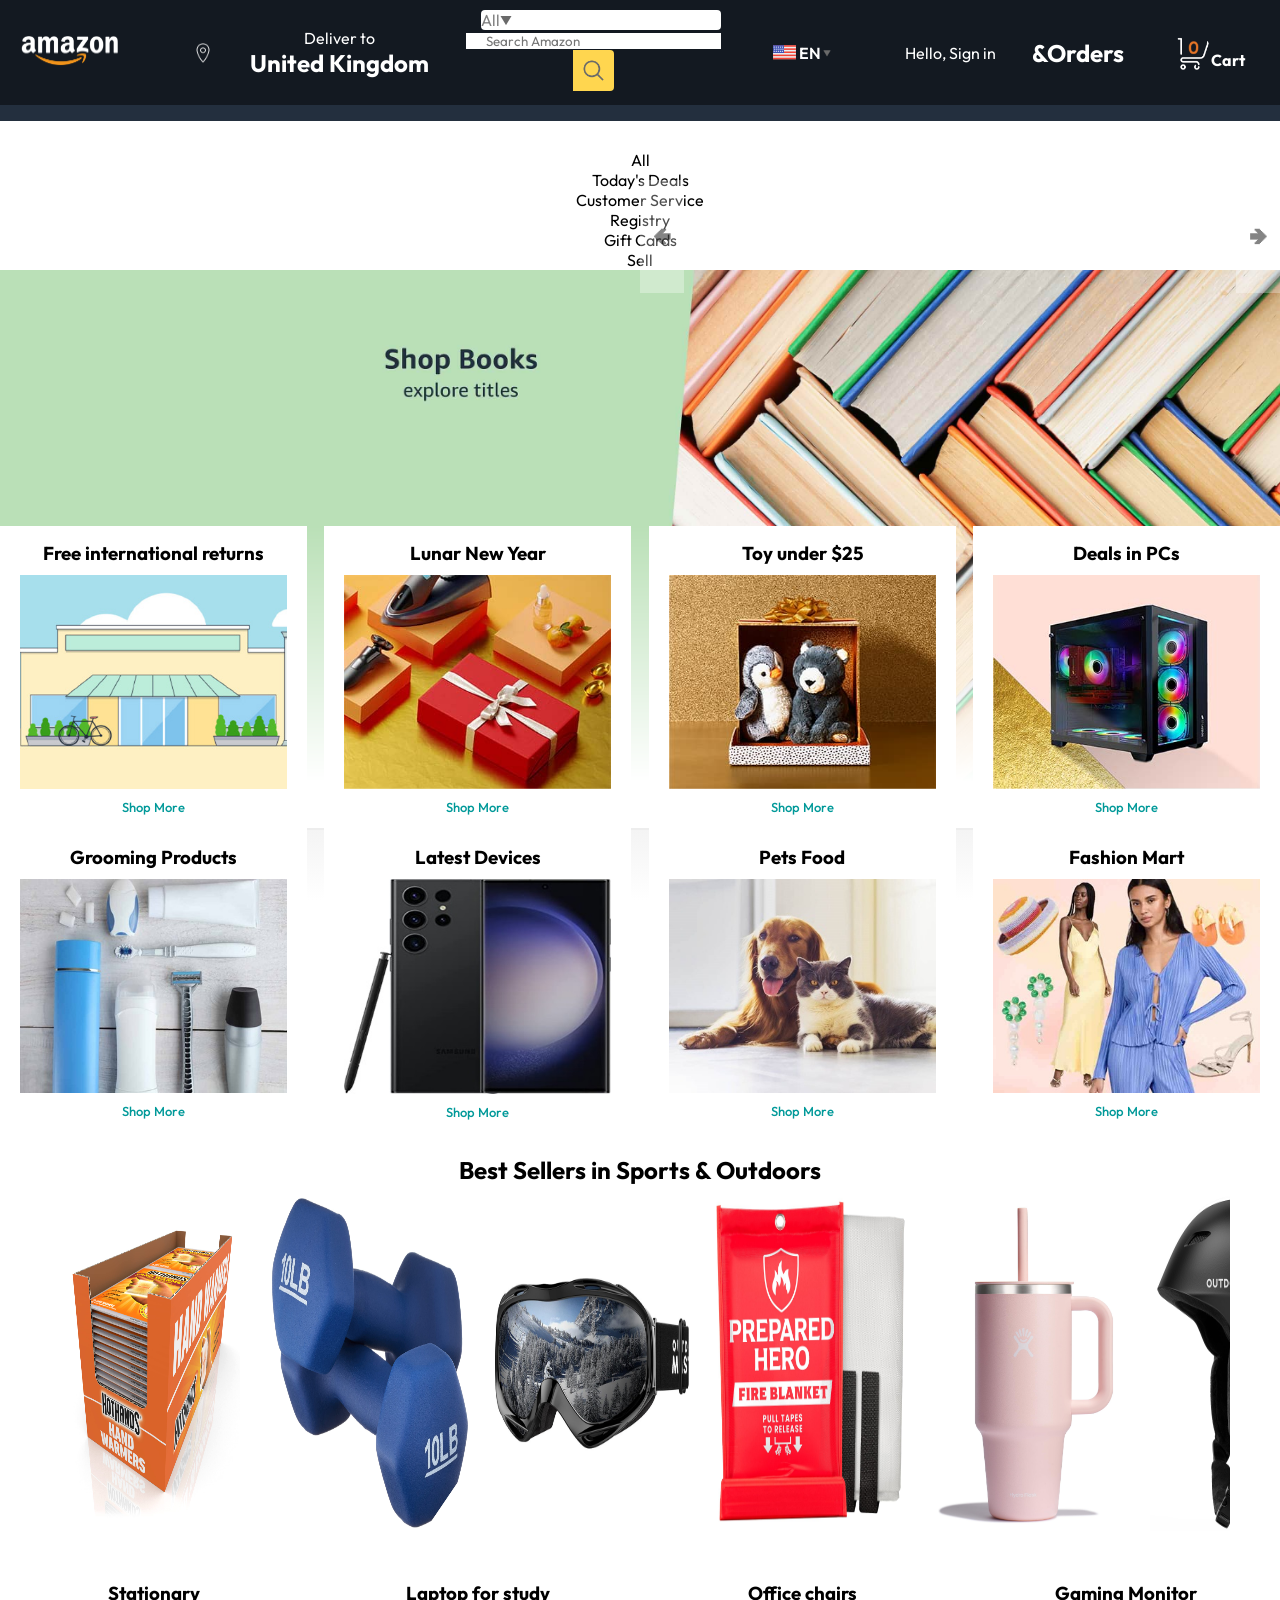
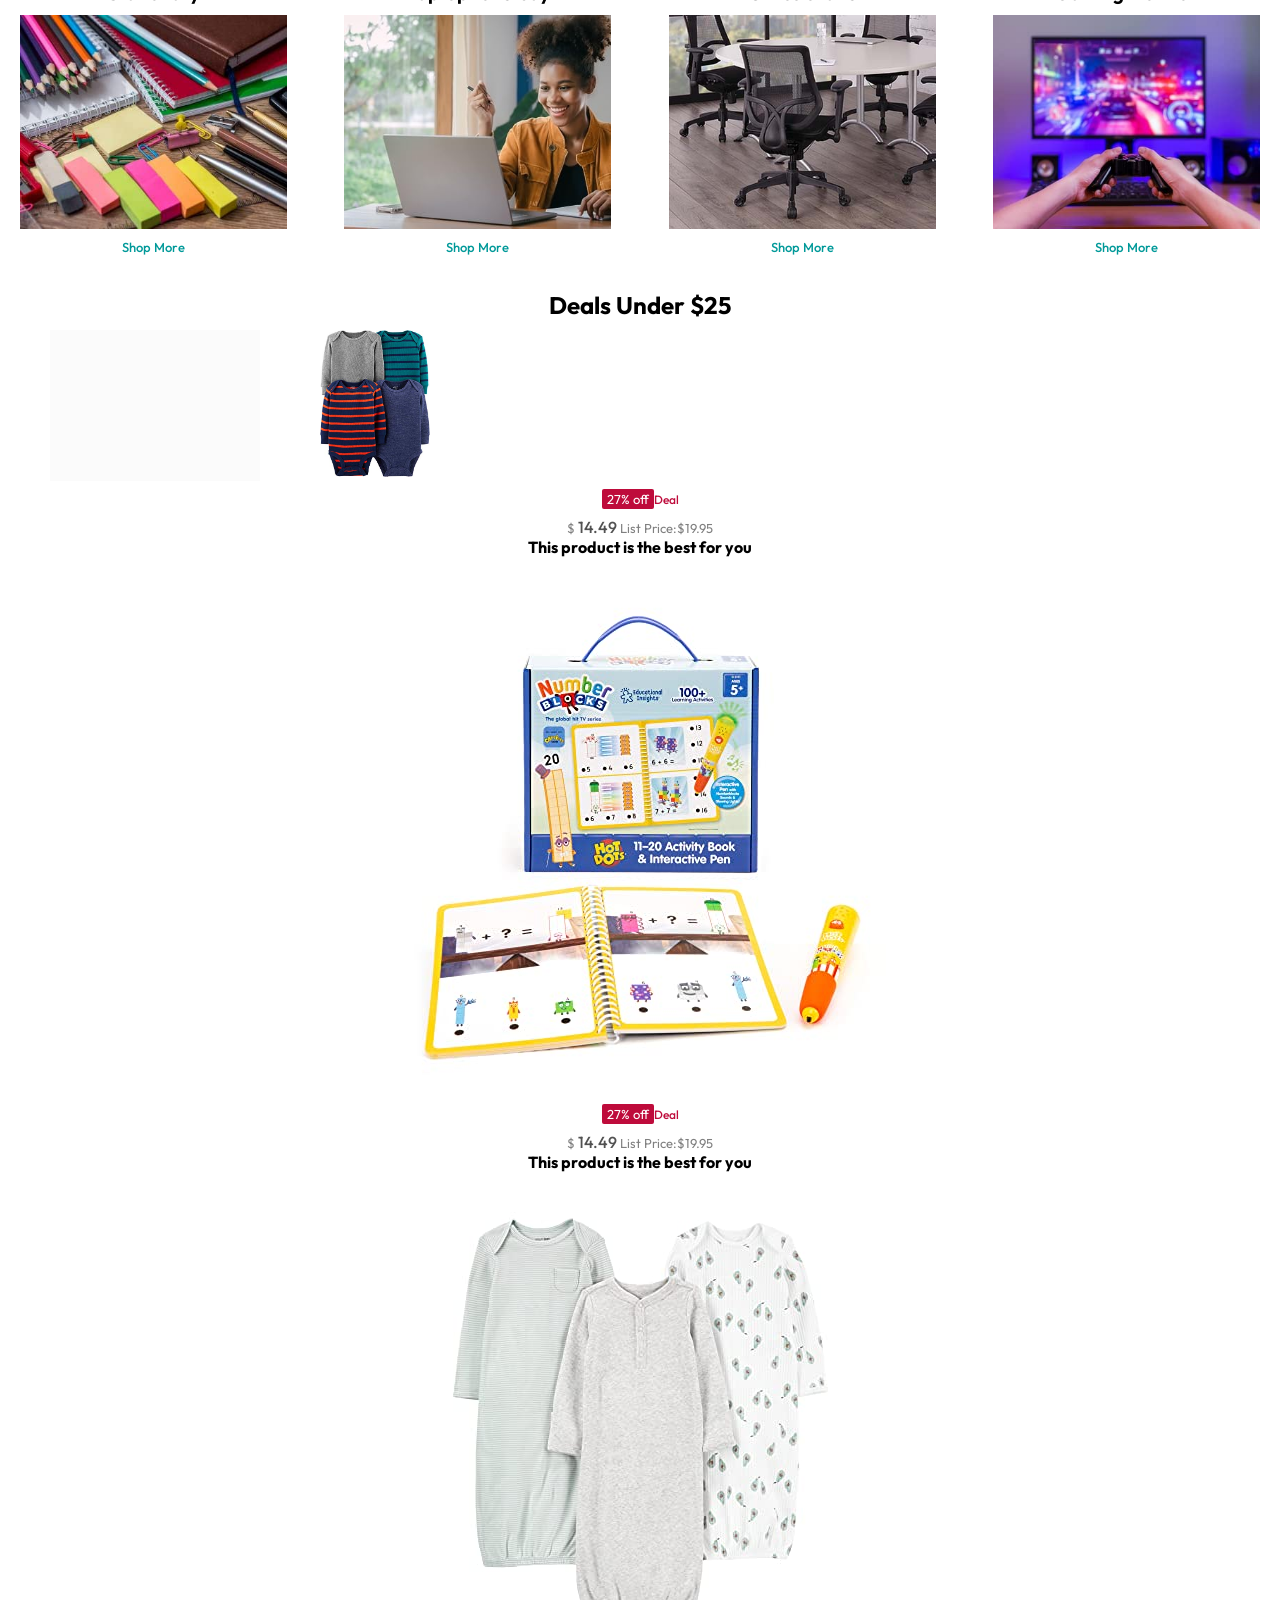
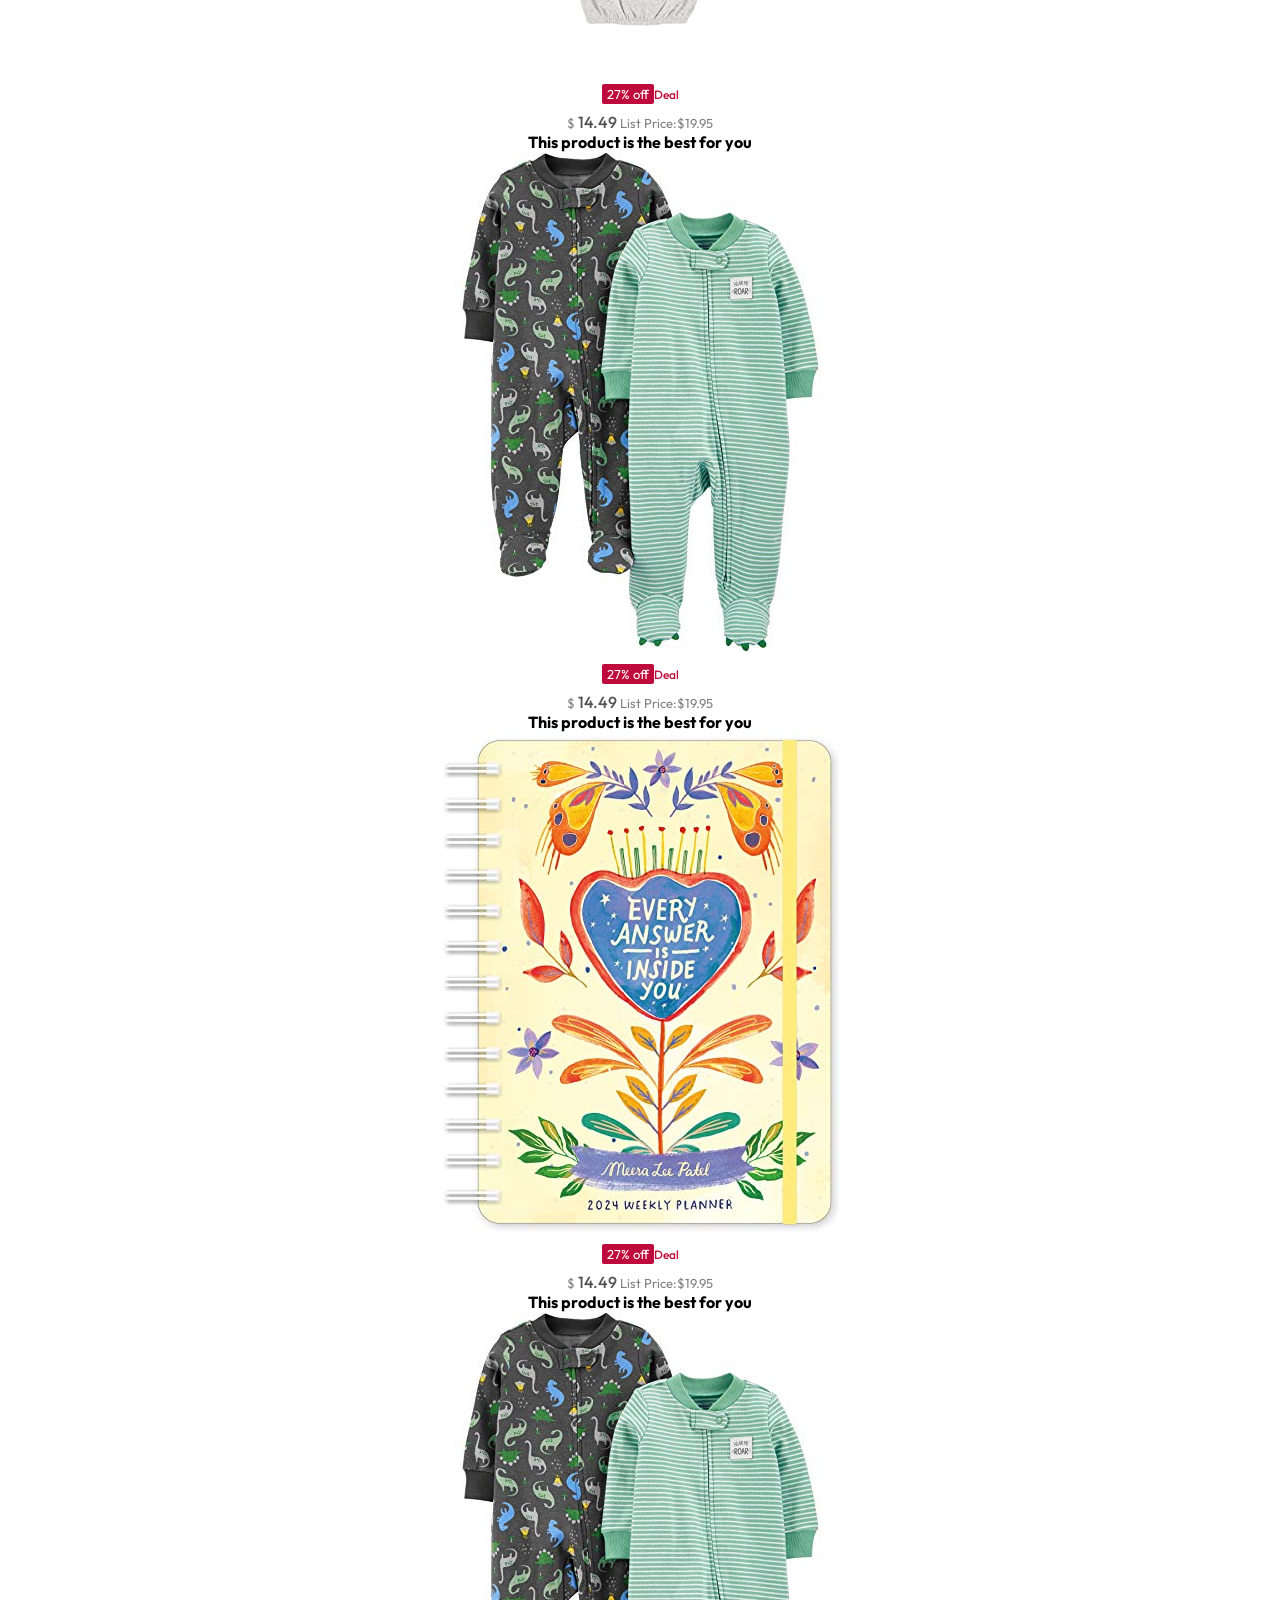
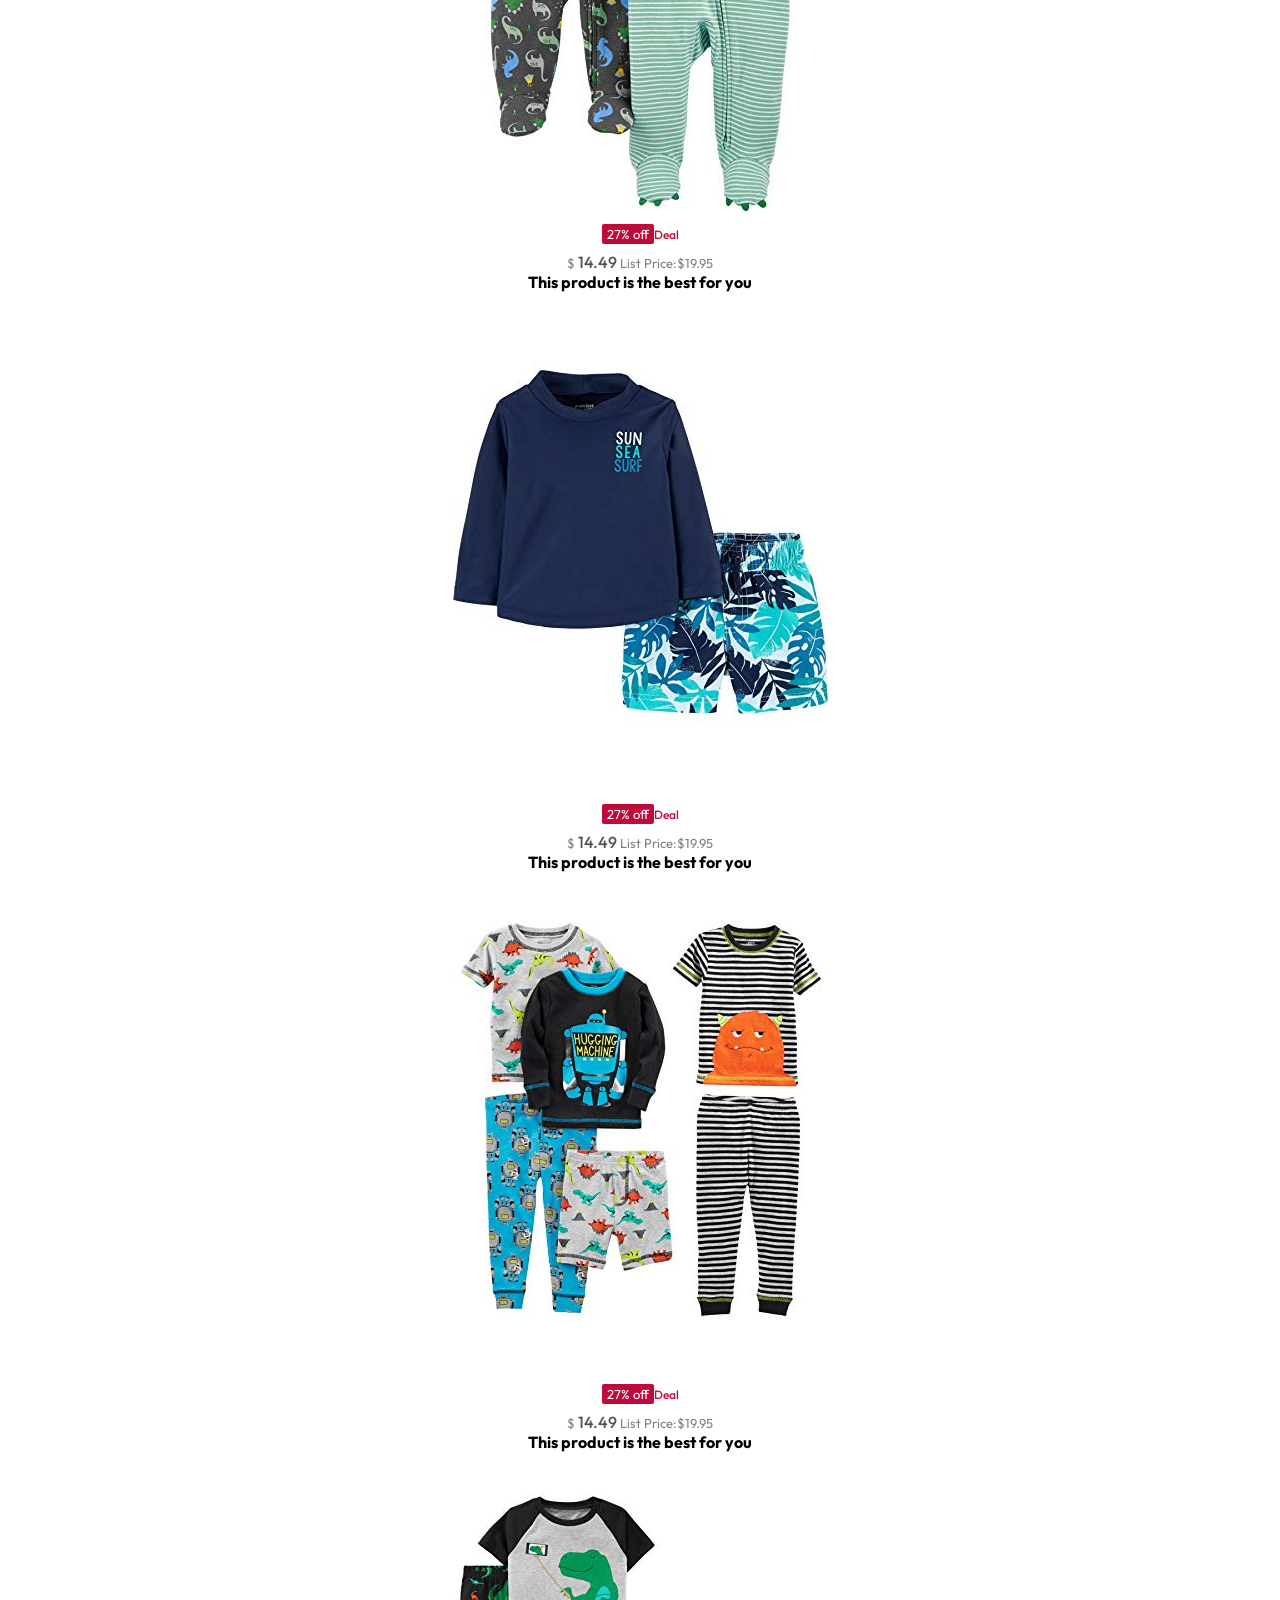
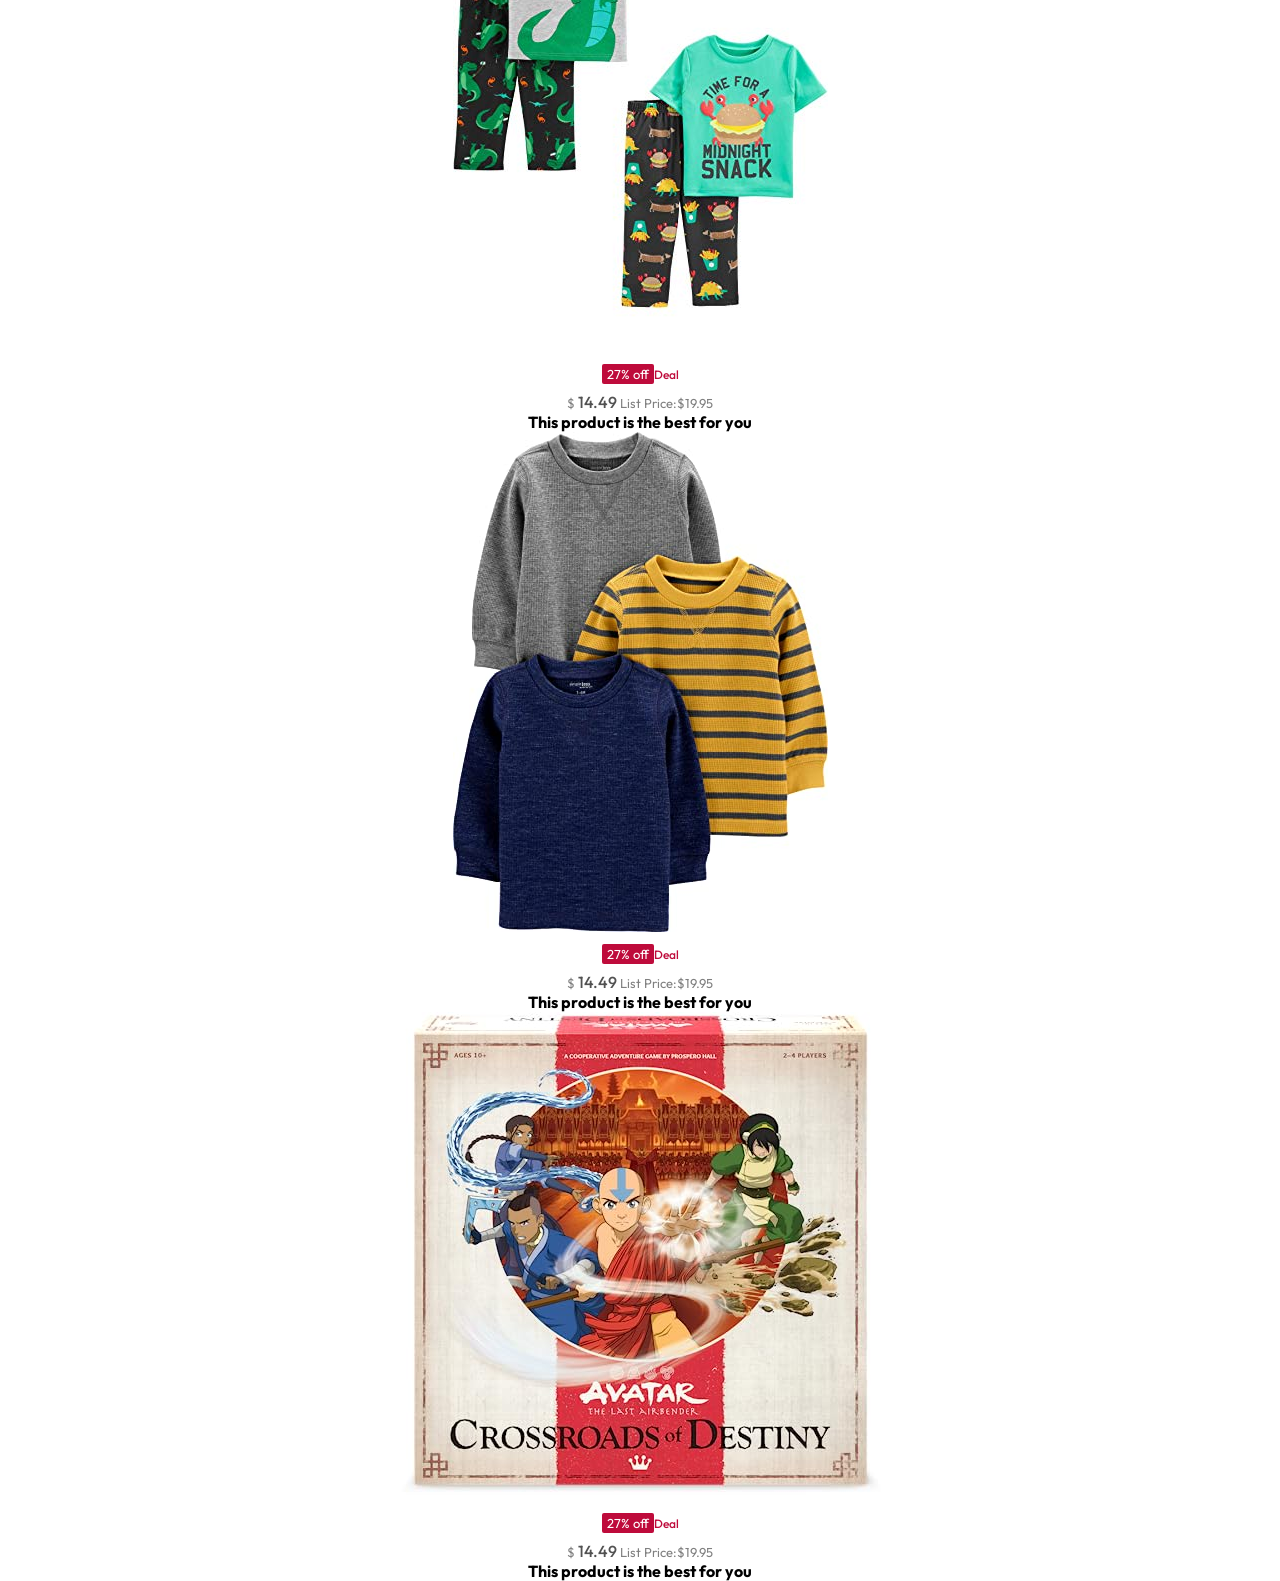
<file: index.html>
<!DOCTYPE html>
<html lang="en">
<head>
    <meta charset="UTF-8">
    <meta name="viewport" content="width=device-width, initial-scale=1.0">
    <title>Amazon Clone</title>
</head>
<body>
    <link rel="stylesheet" href="style.css">
    <link rel="stylesheet" href="login.css">
    <link rel="stylesheet" href="product.css">
    <link rel="stylesheet" href="cart.css">
</body>
<nav>
    <a href="/"><img src="./assets/amazon_logo.png" width="100" alt=""></a>
    <div class="nav-count"></div>
    <img src="./assets/location_icon.png"  height="20" alt="">
    <div>
        <p>Deliver to</p>
        <h1>United Kingdom</h1>
    </div>
    <div> 
        <div class="nav-search">
            <p>All</p>
            <img src="./assets/dropdown_icon.png" height="12" alt="">
        </div>
        <input type="text" class="nav-search-input" placeholder="Search Amazon">
        <img src="./assets/search_icon.png" class="nav-search-icon" alt="">
    </div>
    <div class="nav-language">
        <img src="./assets/us_flag.png" width="25px" alt="">
        <p>EN</p>
        <img src="./assets/dropdown_icon.png" width ="8px"alt="">
    </div>
    <div class="nav-text"></div>
    <p>Hello, Sign in</p>
    <h1> &Orders </h1>
</div>
<a href="" class="nav-cart">
<img src="./assets/cart_icon.png" width ="35px"alt="">
<h4>Cart</h4>
</a>
</nav>
<div class="nav-bottom"></div>
<img src="./assets/menu_icon.png" width="25px" alt="">
<p>All</p>
   </div>
   <p>Today's Deals</p>
   <p>Customer Service</p>
   <p>Registry</p>
   <p>Gift Cards</p>
   <p>Sell</p>
  </div>
  
  <div class="header-slider">
    <a href="#" class="control_prev">&#129144</a>
    <a href="#" class="control_next">&#129146</a>
    <ul>
        <img src="./assets/header1.jpg" class="header-img" alt="">
        <img src="./assets/header2.jpg" class="header-img" alt="">
        <img src="./assets/header3.jpg" class="header-img" alt="">
        <img src="./assets/header4.jpg" class="header-img" alt="">
        <img src="./assets/header5.jpg" class="header-img" alt="">
        <img src="./assets/header6.jpg" class="header-img" alt="">
    </ul>
  </div>
  <div class="box-row header-box">
    <div class="box-col">
        <h3>Free international returns</h3>
        <img src="./assets/box1-1.jpg" alt="">
        <a href="/">Shop More</a>
    </div>
    <div class="box-col">
        <h3>Lunar New Year</h3>
        <img src="./assets/box1-2.jpg" alt="">
        <a href="/">Shop More</a>
    </div>
    <div class="box-col">
        <h3>Toy under $25</h3>
        <img src="./assets/box1-3.jpg" alt="">
        <a href="/">Shop More</a>
    </div>
    <div class="box-col">
        <h3>Deals in PCs</h3>
        <img src="./assets/box1-4.jpg" alt="">
        <a href="/">Shop More</a>
    </div>
  </div>
  <div class="box-row ">
    <div class="box-col">
        <h3>Grooming Products</h3>
        <img src="./assets/box2-1.jpg" alt="">
        <a href="/">Shop More</a>
    </div>
    <div class="box-col">
        <h3>Latest Devices</h3>
        <img src="./assets/box2-2.jpg" alt="">
        <a href="/">Shop More</a>
    </div>
    <div class="box-col">
        <h3>Pets Food</h3>
        <img src="./assets/box2-3.jpg" alt="">
        <a href="/">Shop More</a>
    </div>
    <div class="box-col">
        <h3>Fashion Mart</h3>
        <img src="./assets/box2-4.jpg" alt="">
        <a href="/">Shop More</a>
    </div>
  </div>
 <div class="products-slider">
    <h2>Best Sellers in Sports & Outdoors</h2>
    <div class="products">
        <img src="./assets/product1-1.jpg" alt="">
        <img src="./assets/product1-2.jpg" alt="">
        <img src="./assets/product1-3.jpg" alt="">
        <img src="./assets/product1-4.jpg" alt="">
        <img src="./assets/product1-5.jpg" alt="">
        <img src="./assets/product1-6.jpg" alt="">
        <img src="./assets/product1-7.jpg" alt="">
        <img src="./assets/product1-8.jpg" alt="">
        <img src="./assets/product1-9.jpg" alt="">
        <img src="./assets/product1-10.jpg" alt="">
    </div>
 </div>
 <div class="box-row ">
    <div class="box-col">
        <h3>Stationary</h3>
        <img src="./assets/box3-1.jpg" alt="">
        <a href="/">Shop More</a>
    </div>
    <div class="box-col">
        <h3>Laptop for study</h3>
        <img src="./assets/box3-2.jpg" alt="">
        <a href="/">Shop More</a>
    </div>
    <div class="box-col">
        <h3>Office chairs</h3>
        <img src="./assets/box3-3.jpg" alt="">
        <a href="/">Shop More</a>
    </div>
    <div class="box-col">
        <h3>Gaming Monitor</h3>
        <img src="./assets/box3-4.jpg" alt="">
        <a href="/">Shop More</a>
    </div>
  </div>
<div class="products-slider-with-price">
    <h2>Deals Under $25</h2>
    <div class="products">
        <div class="product-card"></div>
        <div class="product-img-container">
            <img src="./assets/product2-1.jpg" alt="">
        </div>
    </div>
    <div class="product-offer">
        <p>27% off</p><span>Deal</span>
        
    </div>
    <p class="product-price">$ <span>14.49</span> List Price:$19.95</p>
    <h4>This product is the best for you</h4>
        </div>
        <div class="product-card"></div>
        <div class="product-img-container">
            <img src="./assets/product2-11.jpg" alt="">
        </div>
    </div>
    <div class="product-offer">
        <p>27% off</p><span>Deal</span>
        
    </div>
    <p class="product-price">$ <span>14.49</span> List Price:$19.95</p>
    <h4>This product is the best for you</h4>
        </div>
        <div class="product-card"></div>
        <div class="product-img-container">
            <img src="./assets/product2-10.jpg" alt="">
        </div>
    </div>
    <div class="product-offer">
        <p>27% off</p><span>Deal</span>
        
    </div>
    <p class="product-price">$ <span>14.49</span> List Price:$19.95</p>
    <h4>This product is the best for you</h4>
        </div>
        <div class="product-card"></div>
        <div class="product-img-container">
            <img src="./assets/product2-9.jpg" alt="">
        </div>
    </div>
    <div class="product-offer">
        <p>27% off</p><span>Deal</span>
        
    </div>
    <p class="product-price">$ <span>14.49</span> List Price:$19.95</p>
    <h4>This product is the best for you</h4>
        </div>
        <div class="product-card"></div>
        <div class="product-img-container">
            <img src="./assets/product2-8.jpg" alt="">
        </div>
    </div>
    <div class="product-offer">
        <p>27% off</p><span>Deal</span>
        
    </div>
    <p class="product-price">$ <span>14.49</span> List Price:$19.95</p>
    <h4>This product is the best for you</h4>
        </div>
        <div class="product-card"></div>
        <div class="product-img-container">
            <img src="./assets/product2-7.jpg" alt="">
        </div>
    </div>
    <div class="product-offer">
        <p>27% off</p><span>Deal</span>
        
    </div>
    <p class="product-price">$ <span>14.49</span> List Price:$19.95</p>
    <h4>This product is the best for you</h4>
        </div>
        <div class="product-card"></div>
        <div class="product-img-container">
            <img src="./assets/product2-2.jpg" alt="">
        </div>
    </div>
    <div class="product-offer">
        <p>27% off</p><span>Deal</span>
        </div>
    <p class="product-price">$ <span>14.49</span> List Price:$19.95</p>
    <h4>This product is the best for you</h4>
        </div>
        <div class="product-card"></div>
        <div class="product-img-container">
            <img src="./assets/product2-12.jpg" alt="">
        </div>
    </div>
    <div class="product-offer">
        <p>27% off</p><span>Deal</span>
        
    </div>
    <p class="product-price">$ <span>14.49</span> List Price:$19.95</p>
    <h4>This product is the best for you</h4>
        </div>
        <div class="product-card"></div>
        <div class="product-img-container">
            <img src="./assets/product2-4.jpg" alt="">
        </div>
    </div>
    <div class="product-offer">
        <p>27% off</p><span>Deal</span>
        
    </div>
    <p class="product-price">$ <span>14.49</span> List Price:$19.95</p>
    <h4>This product is the best for you</h4>
        </div>
        <div class="product-card"></div>
        <div class="product-img-container">
            <img src="./assets/product2-5.jpg" alt="">
        </div>
    </div>
    <div class="product-offer">
        <p>27% off</p><span>Deal</span>
        
    </div>
    <p class="product-price">$ <span>14.49</span> List Price:$19.95</p>
    <h4>This product is the best for you</h4>
        </div>
        <div class="product-card"></div>
        <div class="product-img-container">
            <img src="./assets/product2-6.jpg" alt="">
        </div>
    </div>
    <div class="product-offer">
        <p>27% off</p><span>Deal</span>
        
    </div>
    <p class="product-price">$ <span>14.49</span> List Price:$19.95</p>
    <h4>This product is the best for you</h4>
        </div>
    </div>
    </div>
    
      <footer>
        <img src="./assets/amazon_logo_dark.png" width="100" alt="">
        <p>Amazon 1996-2024,Amazon.com,Inc. or its affiliates </p>
      </footer>
    <script src="script.js"></script>
 </body>
</html>
</file>
<file: style.css>
@import url('https://fonts.googleapis.com/css2?family=Outfit&display=swap');

* {
    margin: 0;
    padding: 0;
    box-sizing: border-box;
    font-family: Outfit;
}

body {
    background: #dadada;
}

a {
    text-decoration: none;
    color: inherit;
}

nav {
    display: flex;
    align-items: center;
    justify-content: space-between;
    background-color: #131921;
    padding: 10px 20px;
    color: white;
}

.nav-country {
    display: flex;
    align-items: end;
    margin-left: 15px;
    font-size: 13px;
    color: #c4c4c4;
}

.nav-country h1 {
    font-size: 14px;
    color: white;
}

.nav-search {
    flex: 1;
    display: flex;
    align-items: center;
    background: white;
    color: grey;
    max-width: 1000px;
    border-radius: 4px;
    margin-left: 15px;
}

.nav-search-category {
    display: flex;
    align-items: center;
    padding: 10px 20px;
    gap: 5px;
    background-color: #e5e5e5;
    border-radius: 4px 0px 0px 4px;
}

.nav-search-input {
    border: none;
    outline: none;
    padding-left: 20px;
    width: 100%;
}

.nav-search-icon {
    max-width: 41px;
    padding: 8px;
    background: #ffd64f;
    border-radius: 0px 4px 4px 0px;
}

.nav-language {
    display: flex;
    align-items: center;
    gap: 2px;
    font-weight: 600;
    margin-left: 15px;
}

.nav-texts {
    margin-left: 15px;
}

.nav-texts p {
    font-size: 10px;
}

.nav-texts h1 {
    font-size: 14px;
}

.nav-cart {
    display: flex;
    align-items: end;
    margin: 0px 15px;
}

.nav-bottom{
    display: flex;
    align-items: center;
    gap: 20px;
    padding: 8px 20px;
    background: #232f3e;
    color: white;
    font-size: 15px;
}

.nav-bottom div{
    display: flex;
    align-items: center;
    gap: 5px;
    font-weight: 600;
}


.header-slider ul {
    display: flex;
    overflow-y: hidden;
}

.header-img {
    max-width: 100%;
    mask-image: linear-gradient(to bottom, #000000 50%, transparent 100%);
}

.header-slider a {
    position: absolute;
    top: 20%;
    z-index: 1;
    padding: 5vh 1vw;
    background: #ffffff4f;
    color: #0000007b;
    text-decoration: none;
    font-weight: 600;
    font-size: 18px;
    cursor: pointer;
}

.control_next {
    right: 0;
}

.box-row {
    display: flex;
    flex-wrap: wrap;
    row-gap: 20px;
    justify-content: space-between;
    margin: 20 30px;
}

.header-box {
    margin-top: -20vw;
}

.box-col {
    display: flex;
    flex-direction: column;
    gap: 10px;
    padding: 15px 20px;
    background: white;
    z-index: 1;
    max-width: 24%;
    min-width: 200px;
}

.box-col a {
    text-decoration: none;
    font-size: 13px;
    color: #009999;
    font-weight: 500;
}

.products-slider {
    background-color: white;
    margin: 0px 30px;
    padding: 20px;
    margin-bottom: 15px;
}

.products-slider .products {
    display: flex;
    overflow-x: auto;
    gap: 20px;
    margin-top: 10px;
}

.products-slider .products::-webkit-scrollbar {
    display: none;
}

.products-slider .products img {
    max-width: 200px;
    max-height: 200;
}

.products-slider-with-price {
    background-color: white;
    margin: 0px 30px;
    padding: 20px;
    margin-bottom: 15px;
}

.products-slider-with-price .products {
    display: flex;
    overflow-x: auto;
    gap: 10px;
    margin-top: 10px;
}

.products-slider-with-price .products::-webkit-scrollbar {
    display: none;
}

.product-card {
    display: flex;
    flex-direction: column;
    justify-content: end;
    min-width: 210px;
    background: #fbfbfb;
}

.products-slider-with-price img {
    width: 110px;
    margin: 0px 50px;
}

.product-offer p {
    background-color: #be0b3b;
    color: white;
    display: inline-block;
    padding: 2px 5px;
    border-radius: 2px;
    margin: 8px 0px;
    font-size: 13px;
}

.product-offer span {
    color: #be0b3b;
    font-weight: 500;
    font-size: 12px;
}

.product-price {
    color: grey;
    font-size: 13px;
}

.product-price span {
    font-size: 16px;
    font-weight: 500;
    color: #525252;
}

.product-price p {
    color: grey;
    font-size: 13px;
}

.product-card h4 {
    color: #525252;
    font-size: 15px;
    font-weight: 400;
}

footer {
    display: flex;
    justify-content: space-between;
    align-items: center;
    color: white;
    background-color: #131921;
    padding: 20px 60px;
}

/* ---------- media query ----------- */

@media only screen and (max-width: 900px){
    nav{
        flex-wrap: wrap;
    }
    .nav-search{
        order: 7;
        margin: 15px 0 5px;
        min-width: 300px;
    }
    .box-col{
        max-width: 48%;
    }
}

@media only screen and (max-width: 600px){
    .nav-country{
        display: none;
    }
    .nav-language{
        display: none;
    }
    .nav-texts{
        display: none;
    }
    .nav-bottom{
        font-size: 13px;
        gap: 10px;
        overflow-x: scroll;
    }
    .nav-bottom::-webkit-scrollbar{
       display: none;
    }
    .nav-bottom p{
        text-wrap: nowrap;
    }
    .mobile-user-icon{
        display: flex !important;
        flex: 1;
        justify-content: flex-end;
    }
    .mobile-user-icon img{
        width: 25px;
    }
    .nav-cart h4{
        display: none;
    }
    .nav-cart img{
        width: 25px;
    }
    .header-slider a{
        top: 24%;
        padding: 2vh 1vw;
        font-size: 15px;
    }
    .box-col{
        max-width: 100%;
        width: 100%;
    }
    footer{
        justify-content: center;
        flex-direction: column;
        font-size: 14px;
    }
}
</file>
<file: login.css>
@import url('https://fonts.googleapis.com/css2?family=Outfit&display=swap');

*{
    padding: 0;
    margin: 0;
    box-sizing: border-box;
}
body{
    background-color: #ffffff;
    text-align: center;
    font-family: Outfit;
    min-height: 100vh;
}
.logo{
    margin-top: 20px;
}
.login-container{
    max-width:350px;
    border: 1px solid #d2d2d2;
    margin: auto;
    margin-top: 20px;
    padding: 20px 26px;
    border-radius: 8px;
    text-align: left;
}
.login-title{
    font-size: 28px;
    font-weight: 400;
}
.input-label{
    margin-top: 20px;
}
.login-container input{
    width: 100%;
    height: 31px;
    margin-top: 5px;
    padding: 3px 7px;
    border: 1px solid #a0a0a0;
    border-radius: 3px;
    font-size: 12px;
}
.login-container input:focus{
    outline: 3px solid #c2f2ff;
}
.login-container button{
    width: 100%;
    height: 31px;
    margin: 15px 0px;
    background: #FFD814;
    border: none;
    border-radius: 8px;
    cursor: pointer;
}
.login-container button:hover{
    background: #ebc712;
}
.login-condition{
    font-size: 12px;
}
.login-container p span{
    color: #0066c0;
}
.login-help{
    font-size: 13px;
    margin: 20px 0px;
}
hr{
    border: none;
    height: 1px;
    background-color: #d4d4d4;
}
.login-container h4{
    margin: 15px 0px;
    font-size: 13px;
}
.login-business{
    font-size: 13px;
}
.login-section-text{
    width: 350px;
    font-size: 13px;
    color: #737373;
    margin: 20px auto;
    display: flex;
    align-items: center;
    justify-content: center;
    gap: 6px;
}
.login-section-text hr{
    width: 110px;
}
.login-signup-btn{
    width: 350px;
    height: 30px;
    font-size: 13px;
    background-color: white;
    border-radius: 5px;
    border: 1px solid #c3c3c3;
}
.login-signup-btn:hover{
    background-color: #f1f1f1;
}

footer{
    width: 100%;
    height: auto;
    max-height: 200px;
    margin-top: 20px;
    padding: 20px 0px;
    position: fixed;
    bottom: 0;
    background: linear-gradient(to bottom, #f4f4f4, #ffffff);
    border-top: 2px solid #ededed;
    font-size: 12px;
}
footer .footer-links {
    display: flex;
    justify-content: center;
    gap: 30px;
    margin-bottom: 20px;
}
footer .footer-links a{
    text-decoration: none;
    color: #0066c0;
}
</file>
<file: product.css>
body{
    background: white;
}
.bread cum{
    padding: 10px 20px;
    font-size: 12px;
    color: #565656;
    background-color: white;
}
.product-display{
    background-color: white;
    min-height: 100%;
    padding: 10px 20px;
    display: flex;
}
.product-d-image{
    display: flex;
    gap: 10px;
}
.product-list-image{
    display: flex;
    flex-direction: column;
    gap: 10px;
}
.product-list-image img{
   border: 1px solid grey;
   border-radius: 10px;
}
.product-d-details{
    
    margin: 0px 30px;
}
.product-title{
    font-size: 25px;
}
.product-store{
    margin-top: 5px;
    color:#007185;
    font-size: 14px;
}
.product-rating{
    display: flex;
    flex-direction: column;
    gap: 10px;
}
.product-rating div{
    display: flex;
    align-items: center;
    gap: 10px;
}
.product-rating p{
    color: #007185;
}
.product-rating p span{
    color: #ffffff;
    background-color: #c73500 ;
    padding: 2px 5px;
    border-radius: 3px;
    font-size: 14px;
}
.product-rating h5{
    font-weight: 400;
}
.product-prices{
    display: flex;
    flex-direction: column;
    gap: 5px;
}
.product-prices div{
    display: flex;
    align-items: center;
    gap: 10px;
    margin: 10px 0px;
}
.product-prices div p{
    font-size: 26px;
    color:#c73500;
}
.product-prices div h1{
    font-size: 14px;
    font-weight: 500;
}
.product-prices div h1 span{
    font-size: 26px;
    font-weight: 500;
}
.product-prices h5{
    font-weight: 400;
    color: #565656;
}
.product-prices h5 span{
    text-decoration: line-through;
}
.product-prices p span{
    color: #007185;
}
.product-color-selection{
    margin: 15px 0px;
}
.product-color-options{
    display: flex;
    justify-content: space-between;
    margin-top: 10px;
}
.option{
    display: flex;
    align-items: center;
    padding: 8px 12px;
    border: 1px solid #cbcbcb;
    gap: 10px;
}
.product-info{
    display: grid;
    grid-template-columns: auto auto;
    max-width: 300px;
    margin-bottom: 15px;
}

.product-description h1{
    font-size: 20px;
    margin: 15px 0px;
}

.product-description ul{
    display: flex;
    flex-direction: column;
    gap: 10px;
    margin-left: 30px;
}

.product-d-purchase{
    width: 100%;
    max-width: 280px;
    border: 1px solid #c1c1c1;
    border-radius: 10px;
    padding: 20px;
}
.product-d-purchase .title{
    display: flex;
    justify-content: space-between;
    align-items: center;
}
.product-d-purchase .price{
    font-weight: 400;
    font-size: 16px;
    margin: 10px 0px;
}
.product-d-purchase .price span{
    font-size: 26px;
    padding: 2px;
}
.product-d-purchase .gap{
    margin: 15px 0px;
}
.product-d-purchase p span{
    color: #007185;
}
.pin code-section{
    display: flex;
    align-items: center;
    gap: 3px;
}
.product-stock{
    margin: 15px 0px;
    color: green;
    font-weight: 400;
}
.product-quantity{
    padding: 8px 5px;
    outline: none;
    width: 100%;
    border-radius: 5px;
    background-color: #efefef;
    border-color: #c1c1c1;
}
.product-d-purchase .btn{
    outline: none;
    border: none;
    background-color: #c1c1c1;
    width: 100%;
    padding: 10px 0px;
    margin-top: 10px;
    border-radius: 50px;
    background-color: #FFD814;
}
.product-d-purchase .product-buy{
    background-color: #FFA41C;
}
.product-seller-info{
    display: grid;
    grid-template-columns: auto auto;
    width: 100%;
    gap: 4px;
    font-size: 14px;
    color: #565656;
}
.product-seller-info-value{
    color: #007185;
}
.product-d-purchase hr{
    margin: 20px 0px;
}
.product-addtolist{
    width: 100%;
    padding: 5px 15px;
    border-radius: 5px;
    border-width: 1px;
    text-align: start;
    background: white;
}
.product-footer{
    margin-top: 100px;
}


/* ---------- media query ---------- */
@media only screen and (max-width: 900px){
    .product-display{
        flex-wrap: wrap;
    }
}
@media only screen and (max-width: 600px){
    .bread cum{
        display: none;
    }
    
    .product-list-image {
        display: none;
    }
    .product-main-image img{
        width: 100%;
        padding: 20px;
    }
    .option{
        padding: 6px 8px;
    }
    .option p{
        display: none;
    }
    .product-d-purchase{
        max-width: 90%;
        margin: 20px auto 10px;
    }
}
</file>
<file: cart.css>
.cart {
    display: flex;
    gap: 20px;
    margin: 20px;
}

.cart-left {
    background-color: white;
    padding: 20px;
}

.cart-left h1 {
    font-size: 28px;
    font-weight: 400;
    margin-bottom: 15px;
}

.cart-left hr {
    border: none;
    height: 1px;
    background-color: #dadada;
}

.product-cart-list {
    display: flex;
    align-items: start;
    gap: 10px;
    padding: 24px 0px 12px 12px;
}

.product-cart-titleprice {
    display: flex;
    gap: 20px;
    font-size: 18px;
}

.product-cart-bestseller {
    font-size: 12px;
    margin-top: 10px;
}

.product-cart-bestseller span {
    font-size: 13px;
    background-color: #c45500;
    color: white;
    padding: 3px 8px;
}

.product-cart-stock {
    font-size: 13px;
    color: #007600;
    margin: 4px 0px;
}
.product-cart-delivery {
    font-size: 15px;
}
.product-cart-returns {
    font-size: 15px;
    color: #007185;
    font-weight: 400;
}
.product-cart-giftoption{
    color: #494949;
    font-size: 13px;
    margin: 3px 0px;
}
.product-cart-giftoption span{
    color: #007185;
}
.product-cart-specs{
    max-width: 150px;
    display: grid;
    grid-template-columns: auto auto;
    row-gap: 3px;
    font-size: 13px;
    margin: 7px 0px;
}
.product-cart-list-action{
    display: flex;
    gap: 12px;
    font-size: 14px;
    color: #007185;
}
.product-cart-list-action hr{
    height: 20px;
    width: 1px;
    background-color: #cfcfcf;
}
.product-cart-list-action select{
 padding:5px;
 border-radius: 6px;
 background-color: #f3f3f3;
}
.cart-list-subtotal{
    text-align: right;
    font-size: 20px;
    margin-top: 10px;
}
.cart-right{
    background-color: white;
    padding: 20px;
    max-height: 220px;
    min-width: 280px;
}
.cart-free-delivery{
    display: flex;
    font-size: 13px;
}
.cart-subtotal{
    margin-top: 20px;
    font-size: 18px;
    font-weight: 500;
}
.cart-right-gift{
    margin: 7px 0px;
    font-size: 14px;
}
.cart-right button{
    width: 100%;
    height: 31px;
    margin: 15px 0px;
    background: #FFD814;
    border: none;
    border-radius: 8px;
    cursor: pointer;
}
.cart-right button:hover{
    background: #ebc712;
}
.footer-cart{
    margin-top: 50px;
}

/* ------------- media query -------------- */

@media only screen and (max-width: 900px){
    .cart{
        flex-wrap: wrap;
    }
}
@media only screen and (max-width: 600px){
    
    .product-cart-list{
        padding: 24px 0;
    }
    .product-cart-list img{
        width: 80px;
    }
    .product-cart-title price{
        flex-wrap: wrap;
        font-size: 14px;
    }
    .product-cart-delivery{
        font-size: 13px;
    }
    .product-cart-list-action .action-btn:nth-last-child(1){
        display: none;
    }
    .product-cart-list-action hr:nth-last-child(2){
        display: none;
    }
    .product-cart-list-action .action-btn:nth-last-child(3){
        display: none;
    }
    .product-cart-list-action hr:nth-last-child(4){
        display: none;
    }
    .cart-right{
        min-width: 100%;
    }
    
}
</file>
